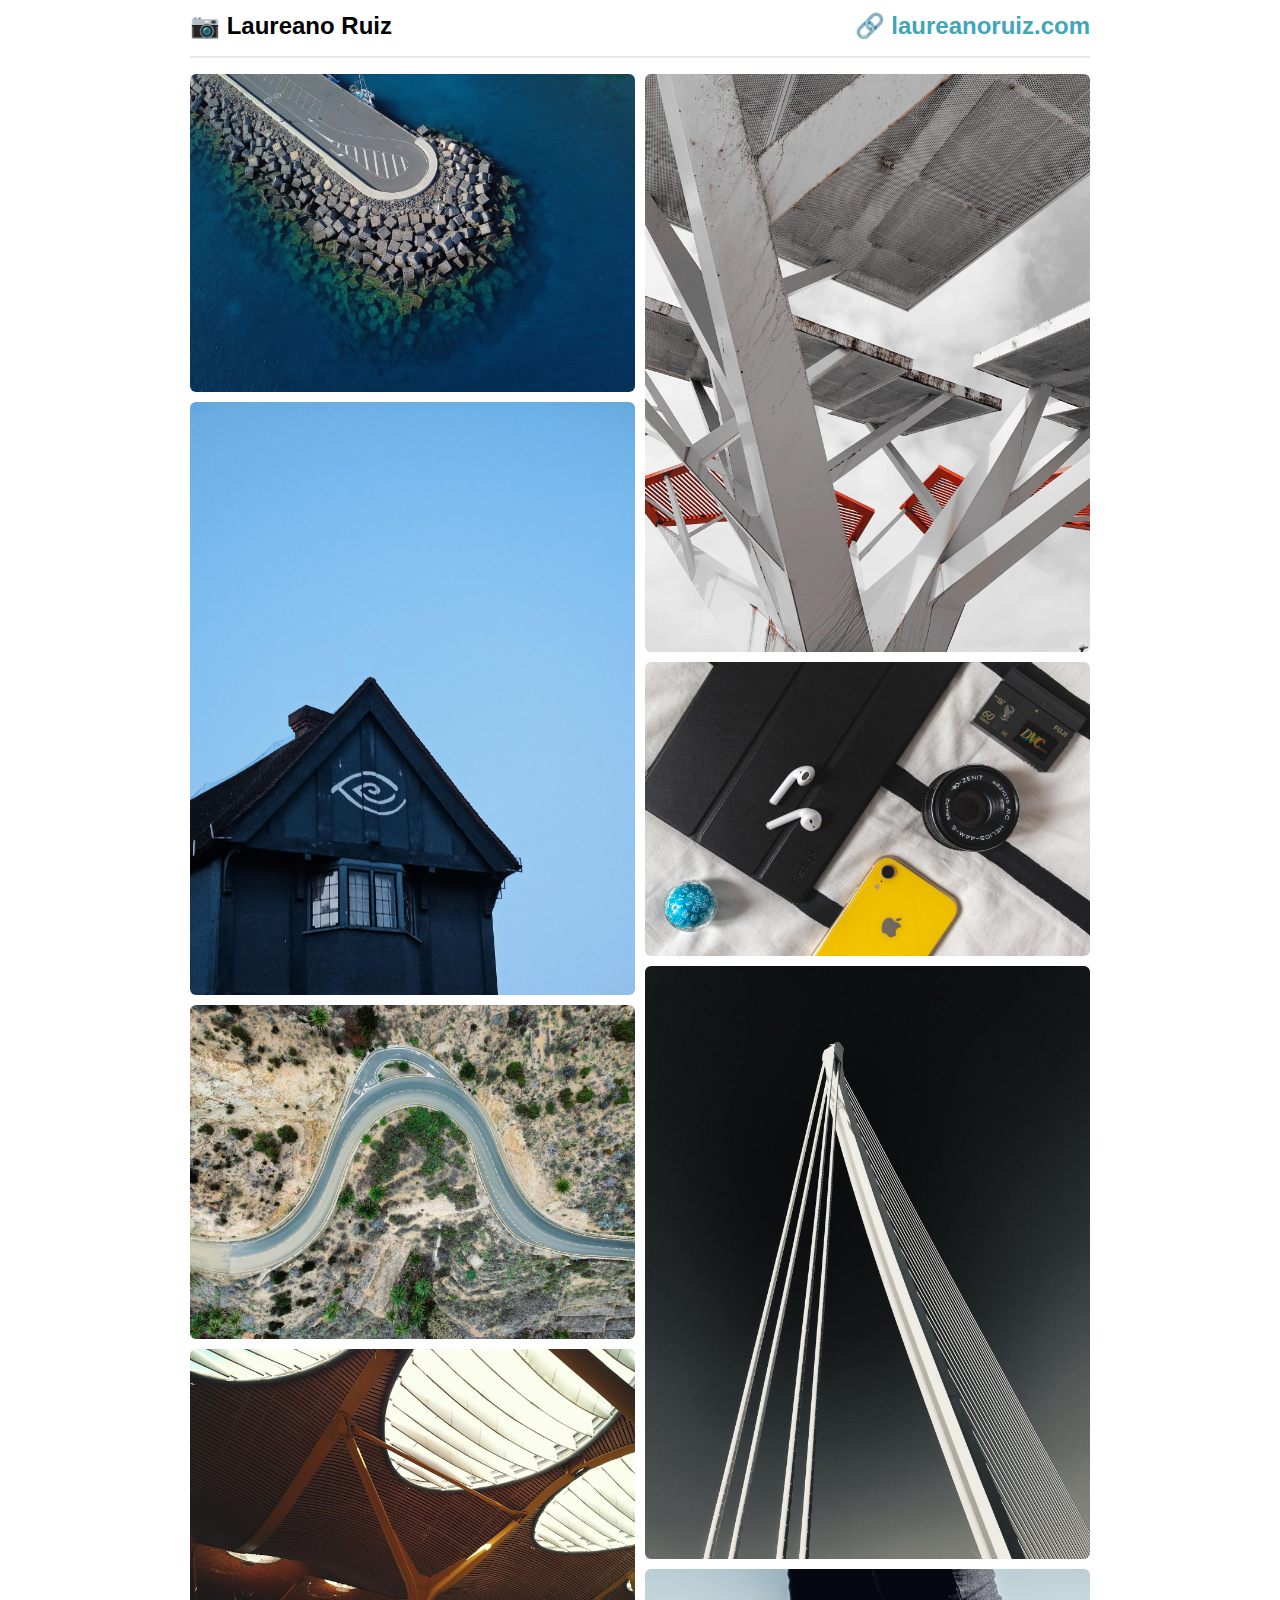
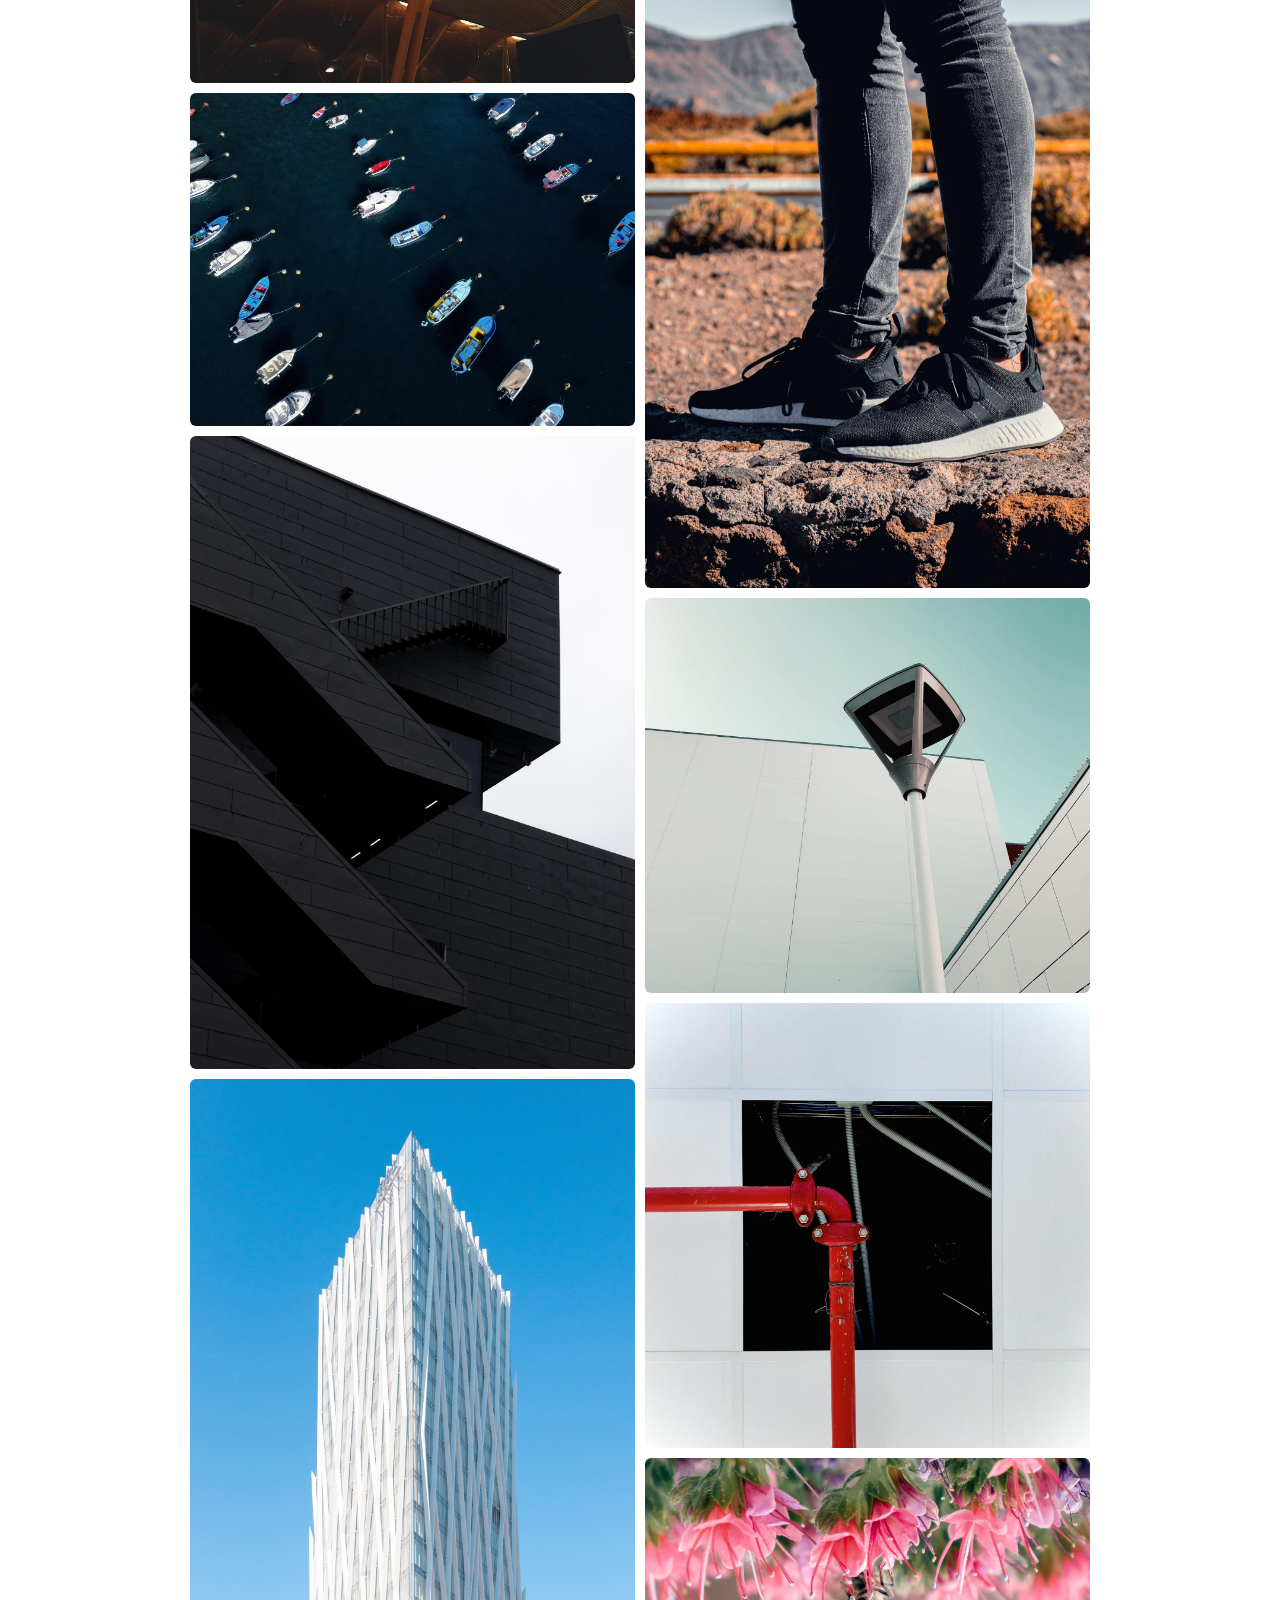
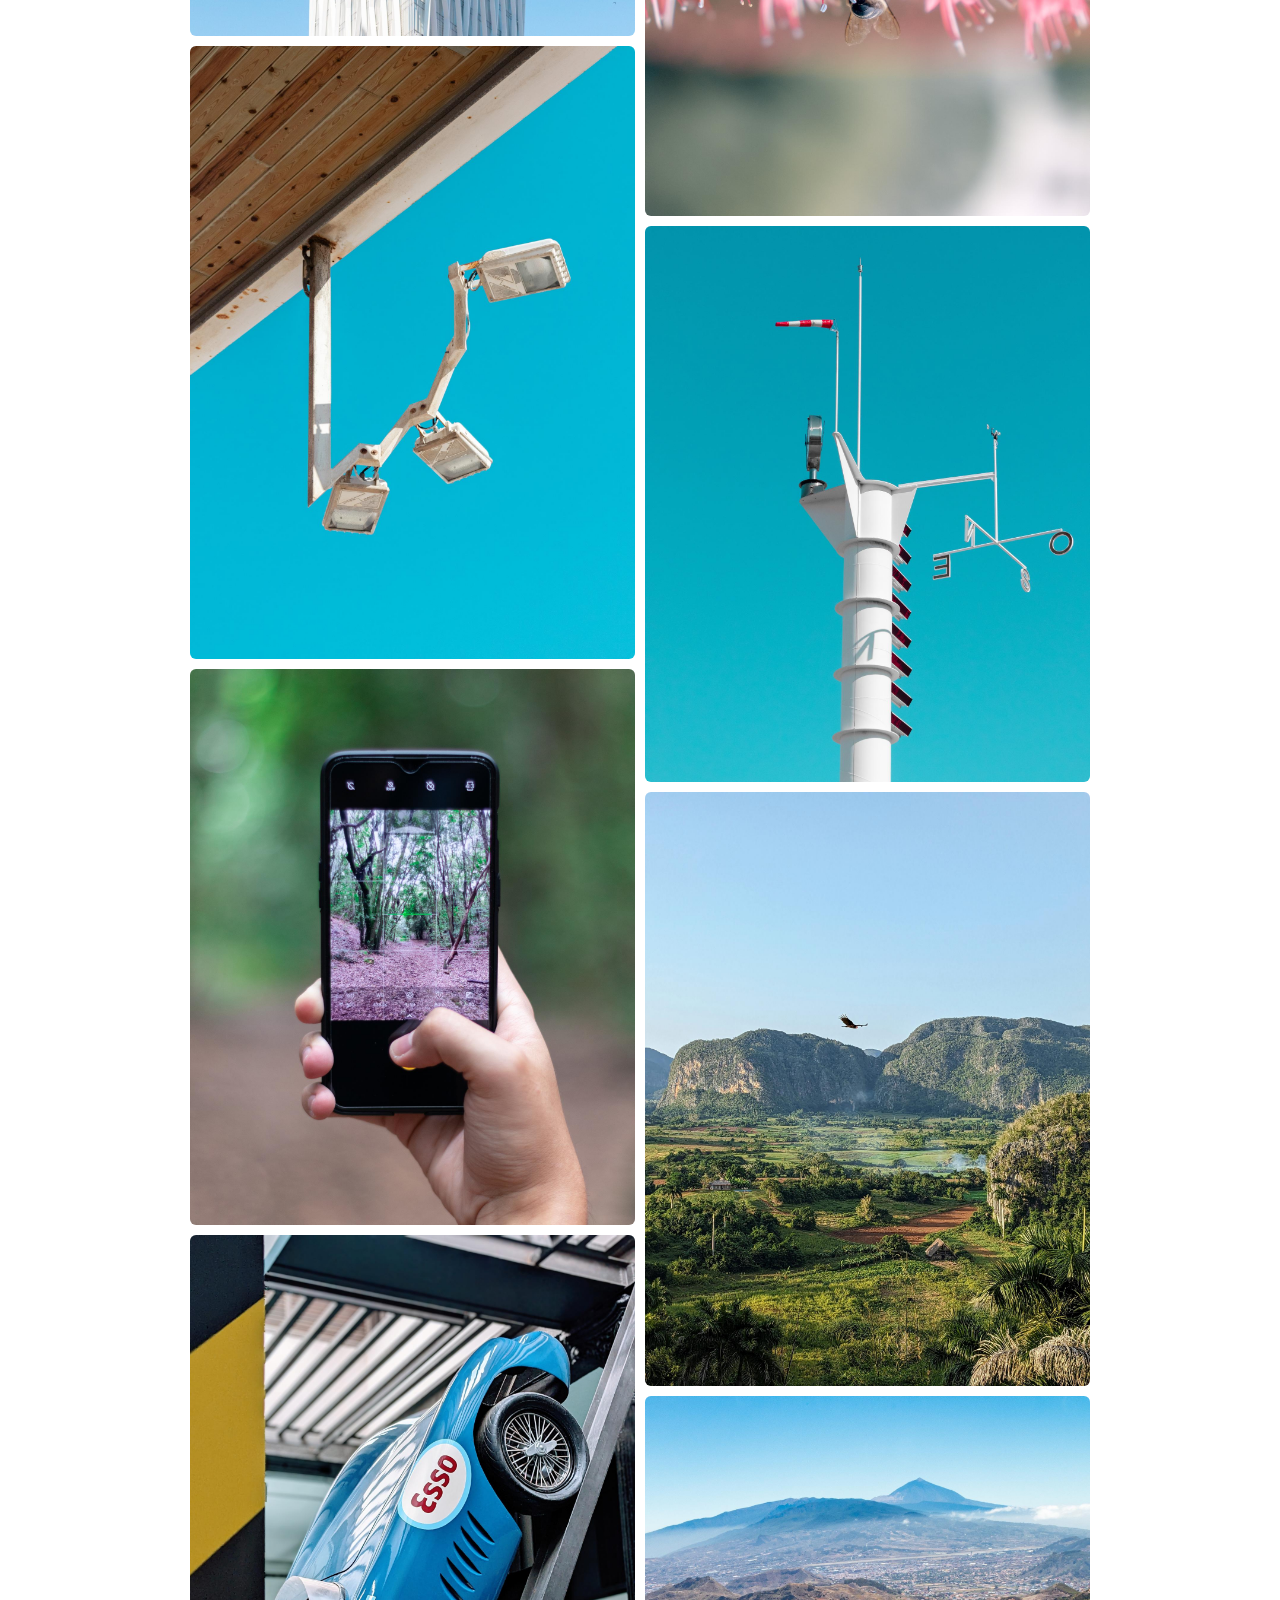
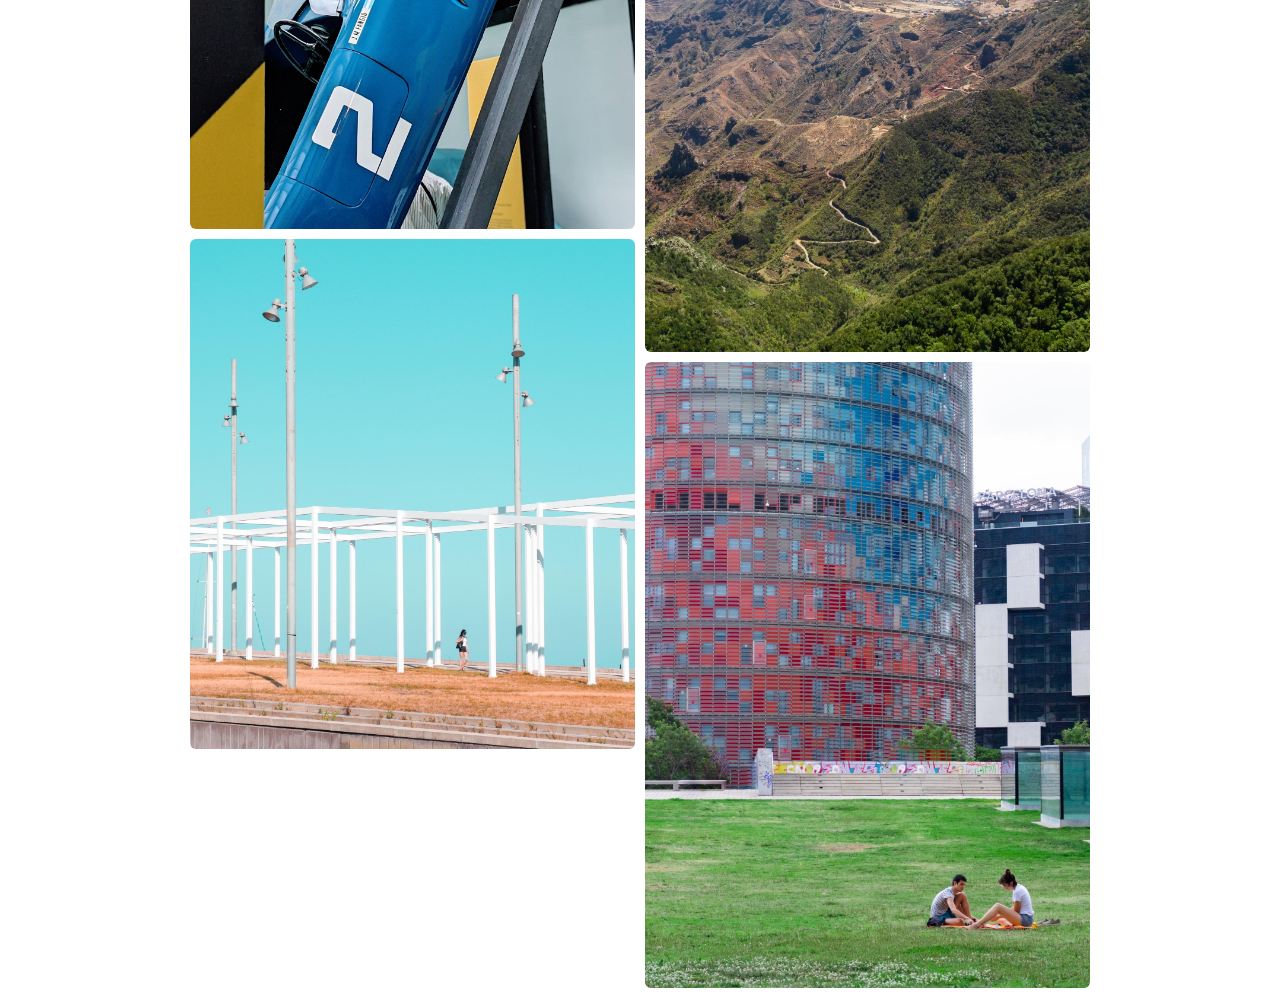
<file: index.html>
<!DOCTYPE html>
<html lang="en">
 <head>
  <meta charset="utf-8"/>
  <meta content="width=device-width, initial-scale=1.0" name="viewport"/>
  <title>
   Photos by Laureano Ruiz
  </title>
  <link href="custom.css" rel="stylesheet"/>
  <link href="data:image/svg+xml,&lt;svg xmlns=%22http://www.w3.org/2000/svg%22 viewBox=%220 0 100 100%22&gt;&lt;text y=%22.9em%22 font-size=%2290%22&gt;📷&lt;/text&gt;&lt;/svg&gt;" rel="icon"/>
 </head>
 <body>
  <div class="header">
   <div class="header-row">
    <h2 class="header-left">
     📷 Laureano Ruiz
    </h2>
    <h2 class="header-right">
     <a href="https://laureanoruiz.com" rel="noopener" target="_blank">
      🔗 laureanoruiz.com
     </a>
    </h2>
   </div>
   <hr/>
  </div>
  <div class="photo-grid">
   <img alt="24_la_gomera_puerto" loading="lazy" src="photos_resized/24_la_gomera_puerto.jpg"/>
   <img alt="23_casa_con_ojo_londres" loading="lazy" src="photos_resized/23_casa_con_ojo_londres.jpg"/>
   <img alt="22_carretera_curva_la_gomera" loading="lazy" src="photos_resized/22_carretera_curva_la_gomera.jpg"/>
   <img alt="21_aeropuerto_madrid" loading="lazy" src="photos_resized/21_aeropuerto_madrid.JPG"/>
   <img alt="20_la_gomera_barquitos" loading="lazy" src="photos_resized/20_la_gomera_barquitos.jpg"/>
   <img alt="19_museo_diseño_bcn" loading="lazy" src="photos_resized/19_museo_diseño_bcn.jpg"/>
   <img alt="18_edificio_bcn_telefonica" loading="lazy" src="photos_resized/18_edificio_bcn_telefonica.jpg"/>
   <img alt="17_farola_bcn" loading="lazy" src="photos_resized/17_farola_bcn.jpg"/>
   <img alt="16_oneplus_guesus" loading="lazy" src="photos_resized/16_oneplus_guesus.jpg"/>
   <img alt="15_coche_cuba" loading="lazy" src="photos_resized/15_coche_cuba.jpg"/>
   <img alt="14_paseo_bcn" loading="lazy" src="photos_resized/14_paseo_bcn.jpg"/>
   <img alt="13_techo_solar" loading="lazy" src="photos_resized/13_techo_solar.jpg"/>
   <img alt="11_tech_lawydown" loading="lazy" src="photos_resized/11_tech_lawydown.jpg"/>
   <img alt="10_puente_vlc" loading="lazy" src="photos_resized/10_puente_vlc.jpg"/>
   <img alt="9_tenis_javi" loading="lazy" src="photos_resized/9_tenis_javi.jpg"/>
   <img alt="8_farola" loading="lazy" src="photos_resized/8_farola.jpg"/>
   <img alt="7_tuberia_roja" loading="lazy" src="photos_resized/7_tuberia_roja.jpg"/>
   <img alt="6_abeja" loading="lazy" src="photos_resized/6_abeja.jpg"/>
   <img alt="5_estacion_meteo" loading="lazy" src="photos_resized/5_estacion_meteo.jpg"/>
   <img alt="4_mogotes_cuba" loading="lazy" src="photos_resized/4_mogotes_cuba.jpg"/>
   <img alt="3_teide_anaga" loading="lazy" src="photos_resized/3_teide_anaga.jpg"/>
   <img alt="2_torre_agbar" loading="lazy" src="photos_resized/2_torre_agbar.jpg"/>
  </div>
 </body>
</html>
</file>
<file: custom.css>
body {
  margin: 0.75rem;
  font-family: sans-serif;
}

.header {
  max-width: 900px;
  margin: 0 auto;
}

hr {
  border: 1px solid #e9e9e9;
  margin: 1rem 0;
}

.header-row {
  display: flex;
  flex-direction: column;
  align-items: flex-start;
  justify-content: space-between;
}

.header-left, .header-right {
  margin: 0;
}

.header-right a {
  color: #41a6b7;
  text-decoration: none;
}

@media (min-width: 700px) {
  .header-row {
    flex-direction: row;
    align-items: center;
  }
  .header-left {
    text-align: left;
    flex: 1;
  }
  .header-right {
    text-align: right;
    flex: 1;
  }
}

.photo-grid {
  column-count: 1;
  column-gap: 10px;
  max-width: 900px;
  margin: 0 auto;
}

.photo-grid img {
  width: 100%;
  height: auto;
  display: block;
  margin-bottom: 10px;
  border-radius: 6px;
  break-inside: avoid;
}

@media (min-width: 700px) {
  .photo-grid {
    column-count: 2;
  }
}
</file>
